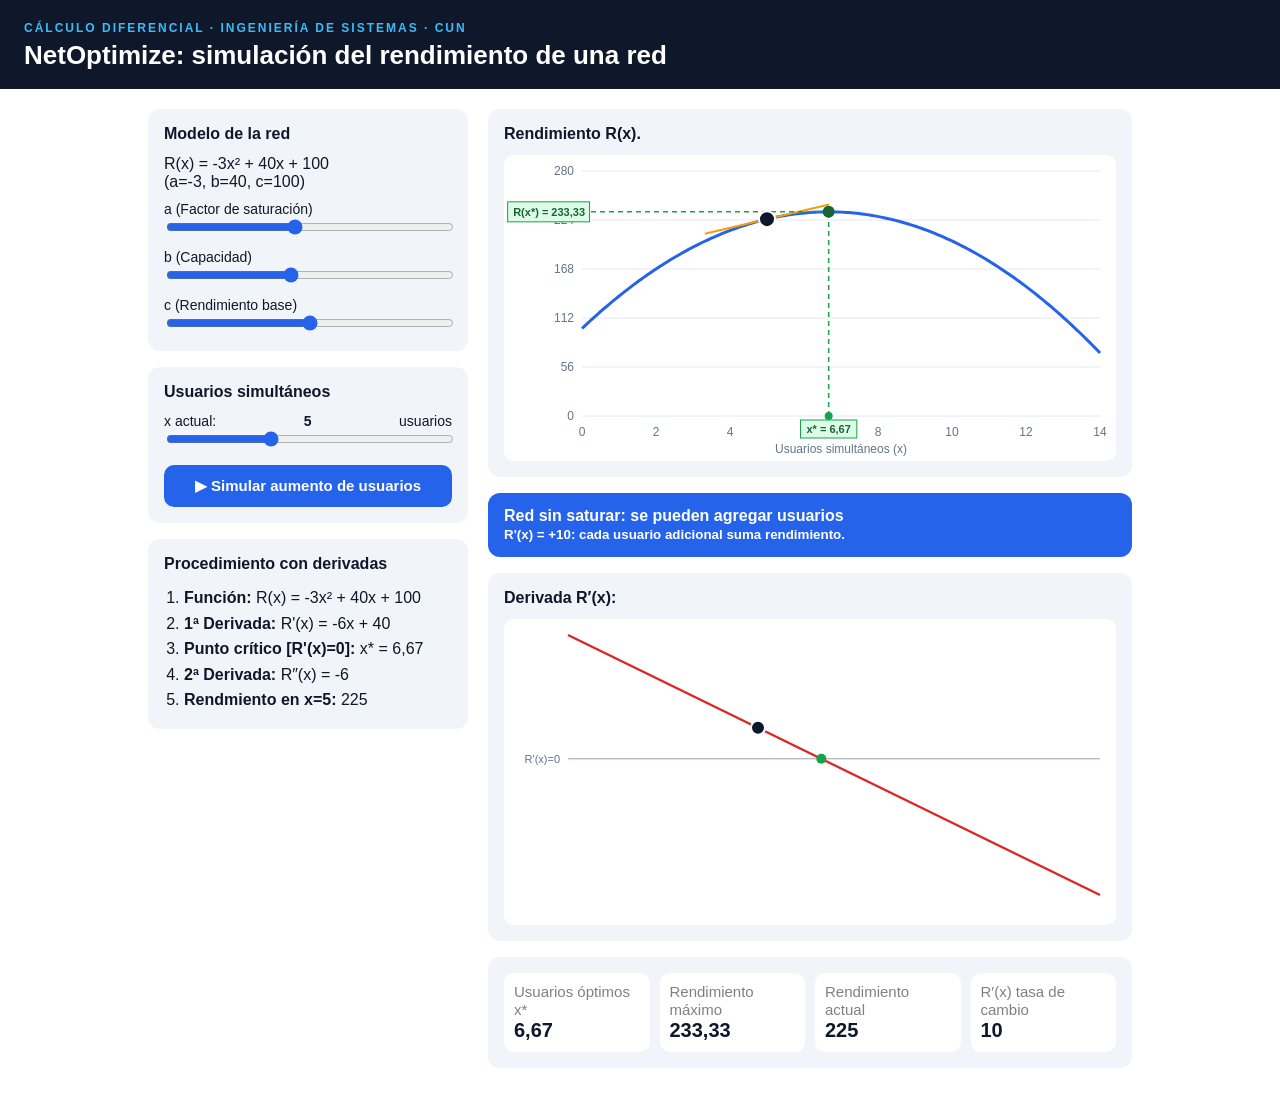
<file: index.html>
<!DOCTYPE html>
<html lang="es">
<head>
    <meta charset="UTF-8">
    <meta name="viewport" content="width=device-width, initial-scale=1.0">
    <title>NetOptimize</title>
    <link rel="stylesheet" href="style.css">
</head>
<body>
    <header>
        <small>CÁLCULO DIFERENCIAL · INGENIERÍA DE SISTEMAS · CUN</small>
        <h1>NetOptimize: simulación del rendimiento de una red</h1>
    </header>
    <main>
        <section>
            <div class="card">
                <h2>Modelo de la red</h2>
                <div id="funcion"></div>
                <label>a (Factor de saturación)</label>
                <input id="a" type="range" min="-5" max="-0.5" step="0.5" value="-3">
                <label>b (Capacidad)</label>
                <input id="b" type="range" min="10" max="80" step="2" value="40">
                <label>c (Rendimiento base)</label>
                <input id="c" type="range" min="0" max="200" step="10" value="100">
            </div>
            
            <div class="card">
                <h2>Usuarios simultáneos</h2>
                <label>x actual: <strong id="acX">5</strong> usuarios</label>
                <input id="x" type="range" min="0" max="50" step="1" value="0">
                <button id="bs">▶ Simular aumento de usuarios</button>
            </div>

            <div class="card">
                <h2>Procedimiento con derivadas</h2>
                <ol id="pasos"></ol>
            </div>
        </section>

        <section>
            <div class="card">
                <h2>Rendimiento R(x).</h2>
                <canvas id="c1"></canvas>
            </div>
            
            <div id="msg" class="card"></div>

            <div class="card";>
                <h2>Derivada R′(x):</h2>
                <canvas id="c2"></canvas>
            </div>

            <div class="stats card">
                <div class="stat"><span>Usuarios óptimos x*</span><br><b id="s1"></b></div>
                <div class="stat"><span>Rendimiento máximo</span><br><b id="s2"></b></div>
                <div class="stat"><span>Rendimiento actual</span><br><b id="s3"></b></div>
                <div class="stat"><span>R′(x) tasa de cambio</span><br><b id="s4"></b></div>
            </div>
        </section>
    </main>

    <script src="app.js"></script>
</body>
</html>
</file>
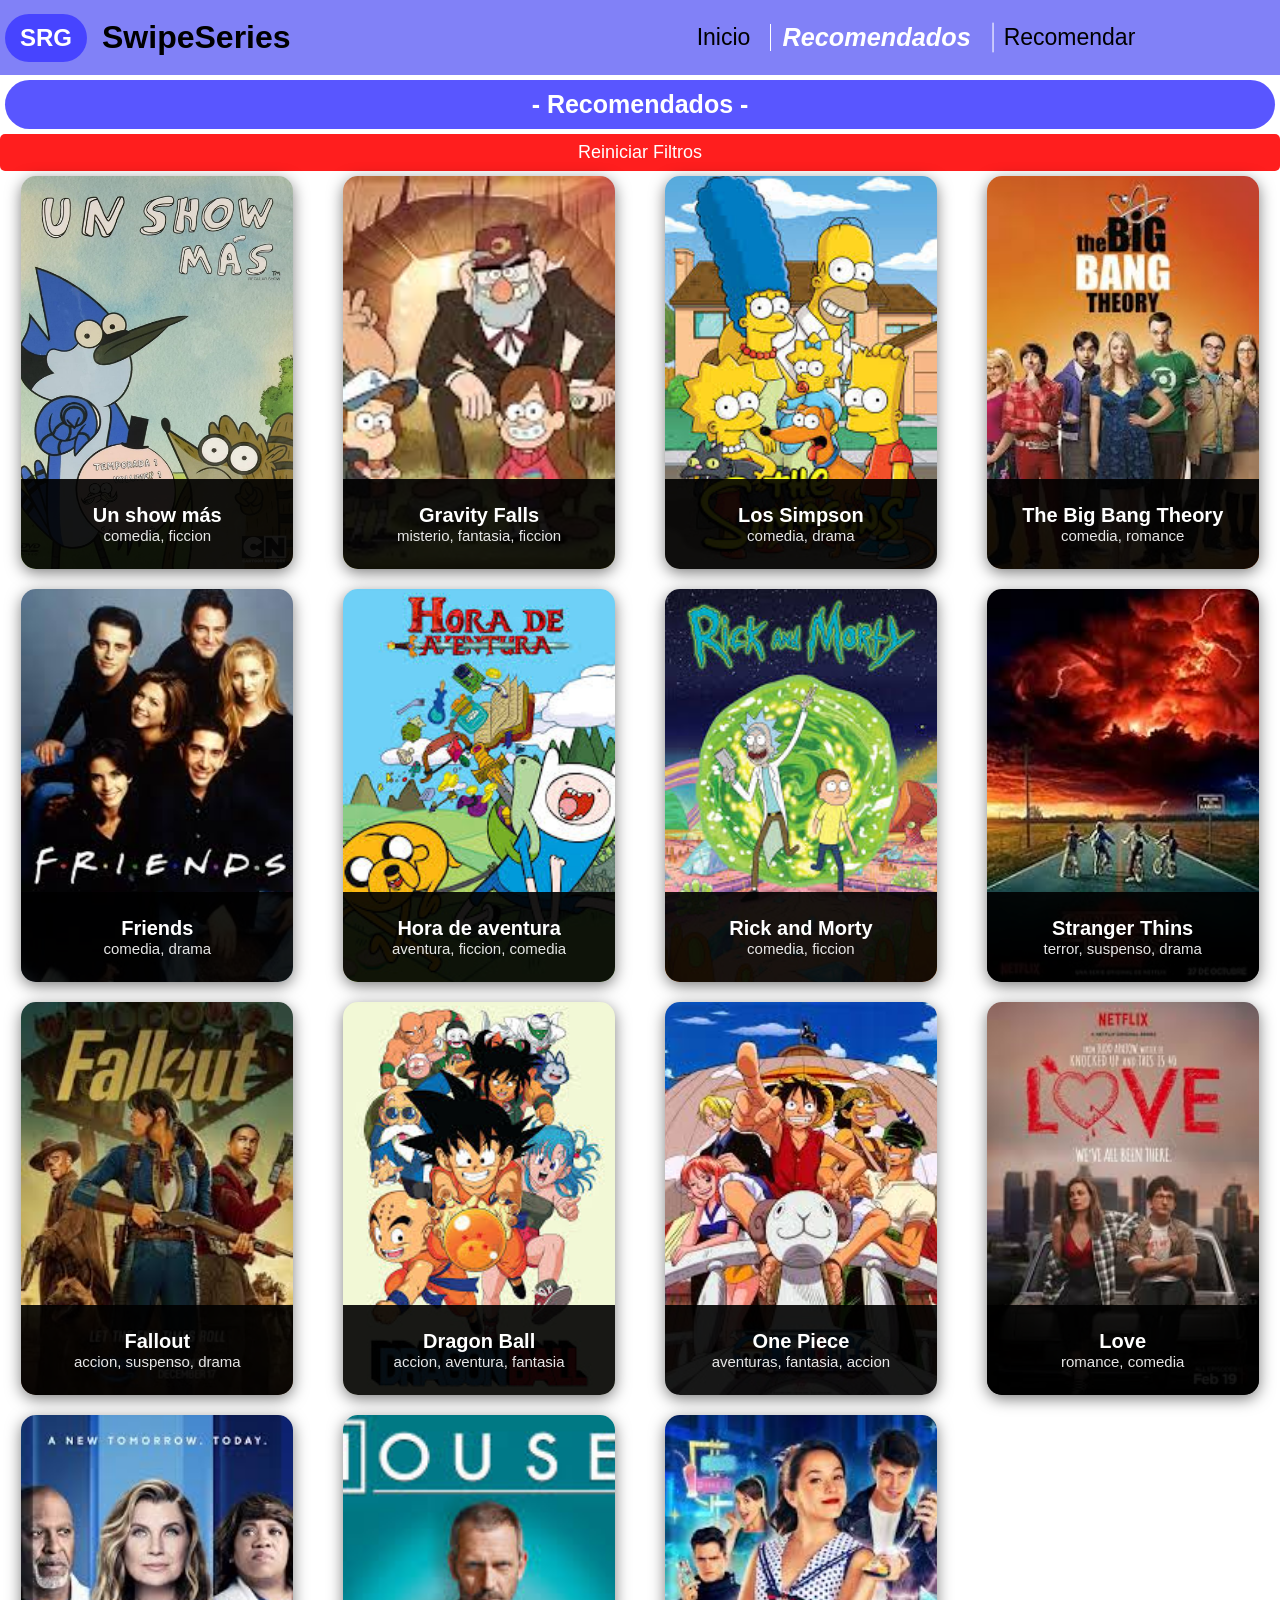
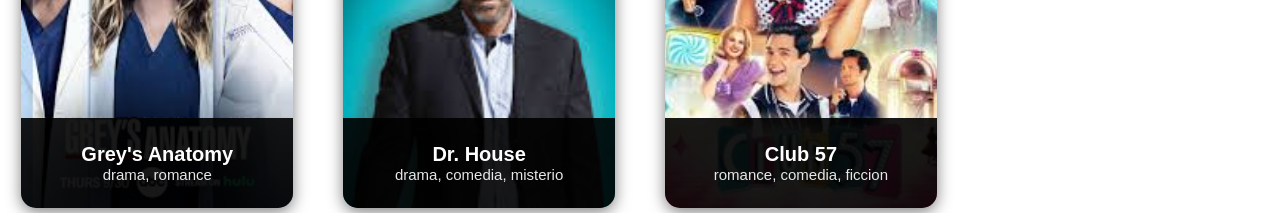
<file: recomendados.html>
<!DOCTYPE html>
<html lang="es">
<head>
    <meta charset="UTF-8">
    <title>SwapSeries - Recomendaciones</title>
    <link rel="stylesheet" href="css\recomendados.css">
</head>
<body>
    <header>
        <div>
            <h2>SRG</h2>
            <h1>SwipeSeries</h1>
        </div>
        <button class="menu-toggle" id="mobile-menu">
                <span></span>
                <span></span>
                <span></span>
            </button>
        <nav>
            <ul id="nav-list">
                <li><a href="index.html">Inicio</a></li>
                <li class="active"><a href="recomendados.html">Recomendados</a></li>
                <li><a href="recomendar.html">Recomendar</a></li>
            </ul>
        </nav>
    </header>

    <main>
        <div style="display: grid;">
            <h5> - Recomendados - </h5>
            <button id="btn-reiniciar" style="padding: 8px 15px; background: rgb(255, 30, 30); color: white; border: none; border-radius: 5px; cursor: pointer; font-size: 18px;">
                Reiniciar Filtros
            </button>
        </div>

        <div class="recomendados" id="contenedor-recomendados">

        </div>
    </main>

    <script src="js/datos.js"></script> 
    <script src="js\index.js"></script>
    <script src="js/recomendados.js"></script>
    
</body>
</html>
</file>
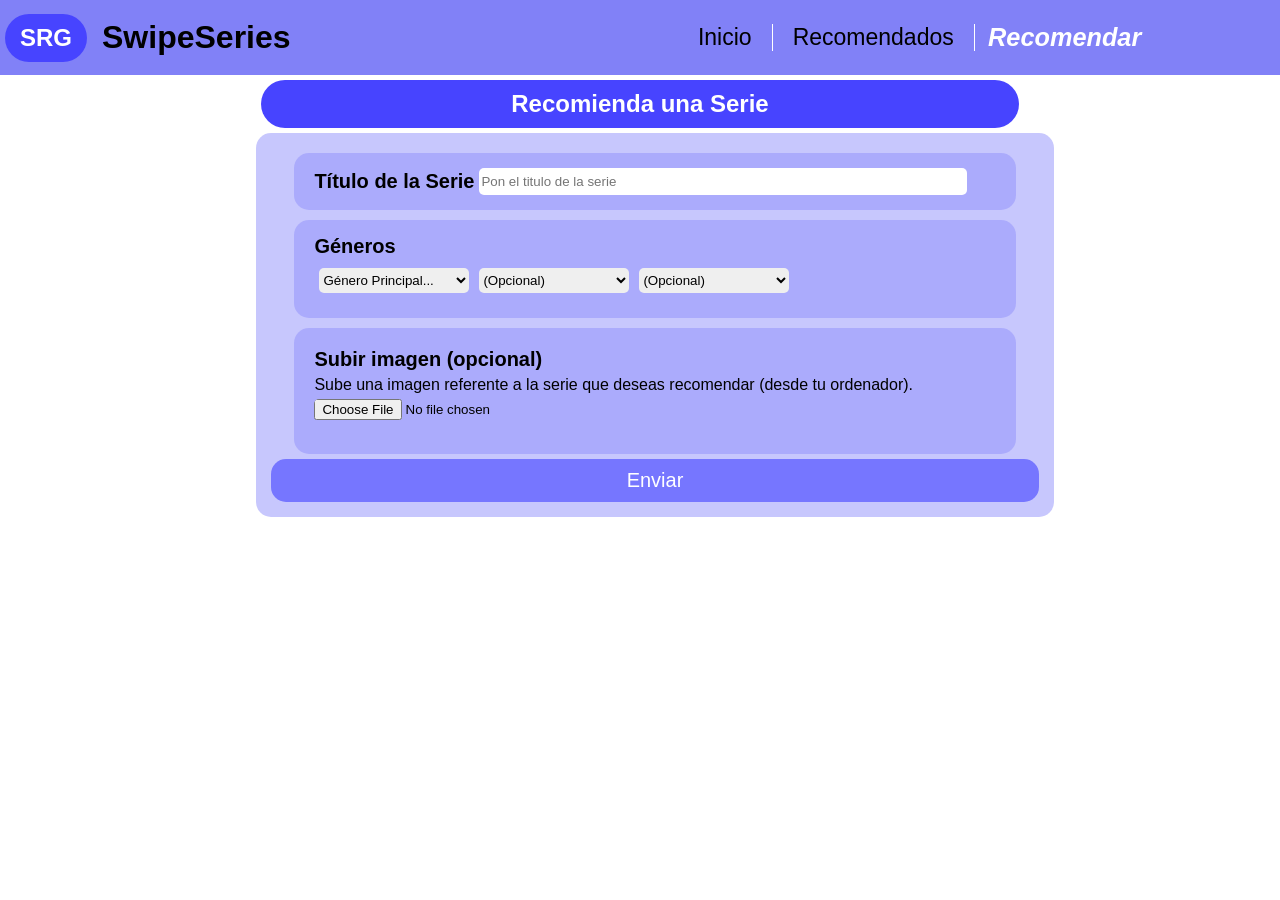
<file: recomendar.html>
<!DOCTYPE html>
<html lang="es">
<head>
    <meta charset="UTF-8">
    <title>SwapSeries - Recomendar</title>
    <link rel="stylesheet" href="css\recomendar.css">
</head>
<body>
    <header>
        <div>
            <h2>SRG</h2>
            <h1>SwipeSeries</h1>
        </div>
            <button class="menu-toggle" id="mobile-menu">
                <span></span>
                <span></span>
                <span></span>
            </button>
        <nav>
            <ul id="nav-list">
                <li><a href="index.html">Inicio</a></li>
                <li><a href="recomendados.html">Recomendados</a></li>
                <li class="active"><a href="recomendar.html">Recomendar</a></li>
            </ul>
        </nav>
    </header>

    <main>
        <h2>Recomienda una Serie</h2>
        <section id="formulario">
            <form id="serie-form">
                <section>
                    <label for="titulo">Título de la Serie</label>
                    <input type="text" id="titulo" placeholder="Pon el titulo de la serie" required>
                </section>
                <section class="generos">
                    <label>Géneros</label>
                    <div>
                        <select id="genero1" required>
                            <option value="">Género Principal...</option>
                            <option value="accion">Acción</option>
                            <option value="comedia">Comedia</option>
                            <option value="drama">Drama</option>
                            <option value="terror">Terror</option>
                            <option value="ficcion">Ciencia Ficción</option>
                            <option value="romance">Romance</option>
                            <option value="suspenso">Suspenso</option>
                            <option value="fantasia">Fantasia</option>
                            <option value="misterio">Misterio</option>
                            <option value="aventura">Aventura</option>
                        </select>
                        <select id="genero2">
                            <option value="">(Opcional)</option>
                            <option value="accion">Acción</option>
                            <option value="comedia">Comedia</option>
                            <option value="drama">Drama</option>
                            <option value="terror">Terror</option>
                            <option value="ficcion">Ciencia Ficción</option>
                            <option value="romance">Romance</option>
                            <option value="suspenso">Suspenso</option>
                            <option value="fantasia">Fantasia</option>
                            <option value="misterio">Misterio</option>
                            <option value="aventura">Aventura</option>
                        </select>
                        <select id="genero3">
                            <option value="">(Opcional)</option>
                            <option value="accion">Acción</option>
                            <option value="comedia">Comedia</option>
                            <option value="drama">Drama</option>
                            <option value="terror">Terror</option>
                            <option value="ficcion">Ciencia Ficción</option>
                            <option value="romance">Romance</option>
                            <option value="suspenso">Suspenso</option>
                            <option value="fantasia">Fantasia</option>
                            <option value="misterio">Misterio</option>
                            <option value="aventura">Aventura</option>
                        </select>
                    </div>
                </section>
                <section class="generos">
                    <label for="imagen">
                        <h4 style="margin: 5px 0;">Subir imagen (opcional)</h3>
                        <p style="font-weight: lighter; margin: 0; font-size: 16px;">Sube una imagen referente a la serie que deseas recomendar (desde tu ordenador).</p>
                    </label>
                    <input type="file" id="imagen" accept="image/*">
                    <div id="preview-container"></div>
                </section>

                <button type="submit">Enviar</button>
            </form>
        </section>
    </main>

    <script src="js\datos.js"></script>
    <script src="js\index.js"></script>
    <script src="js\recomendar.js"></script>
</body>
</html>
</file>
<file: style.css>
:root{
    --nav: #0F172A;
    --azul: #2563EB;
    --azulc: #38BDF8;
    --blanco: #F1F5F9;
    --green: #16A34A;
    --rojo: #DC2626
}
*{
    box-sizing: border-box;
}

body{
    margin:0;
    font-family: Arial;
    background: white;
    color: var(--nav);
}
header{
    background: var(--nav);
    color: #fff;padding:18px 24px;
}
header small{
    color: var(--azulc);
    letter-spacing: 2px;
    font-weight: 700;
    font-size: 12px;
}
header h1{
    margin: 4px 0 0;
    font-size: 26px;
}
main{
    max-width: 80%;
    margin: 0 auto;
    padding: 20px;
    display: grid;
    grid-template-columns: 320px 1fr;
    gap: 20px;
}
@media(max-width: 850px){
    main{
        grid-template-columns: 1fr;
    }
}
.card{
    background: var(--blanco);
    border-radius: 12px;
    padding: 16px;
    margin-bottom: 16px;
    width: 100%;
}
h2{
    font-size: 16px;
    margin: 0 0 12px;
}
label{
    display: flex;
    justify-content: space-between;
    font-size: 14px;
    margin-top: 10px;
    color: var(--gray);
}
label b{
    color: var(--nav);
}
input[type=range]{
    width: 100%;
    accent-color: var(--azul)
}
button{
    width: 100%;
    margin-top: 14px;
    padding: 12px;
    border: 0;
    border-radius: 10px;
    background: var(--azul);
    color: white;
    font-size: 15px;
    font-weight: bold;
    cursor: pointer;
}
canvas{
    width: 100%;
    display: block;
    background: white;
    border-radius:10px;
}
.stats{
    display:grid;
    grid-template-columns: repeat(4,1fr);
    gap:10px;
}
@media(max-width:800px){
    .stats{
        grid-template-columns: repeat(2,1fr);
    }
}
.stat{
    background:#fff;
    border-radius: 10px;
    padding: 10px;
}
.stat span{
    font-size: 15px;
    color: gray;
}
.stat b{
    font-size: 20px;
}
#msg{
    border-radius: 12px;
    padding: 14px 16px;
    color: #fff;
    font-weight: 700;
    margin-bottom: 16px;
    background: var(--nav);
}
ol{
    margin: 0;
    padding-left: 20px;
    line-height: 1.6;
    font-size: 16px;
}
</file>
